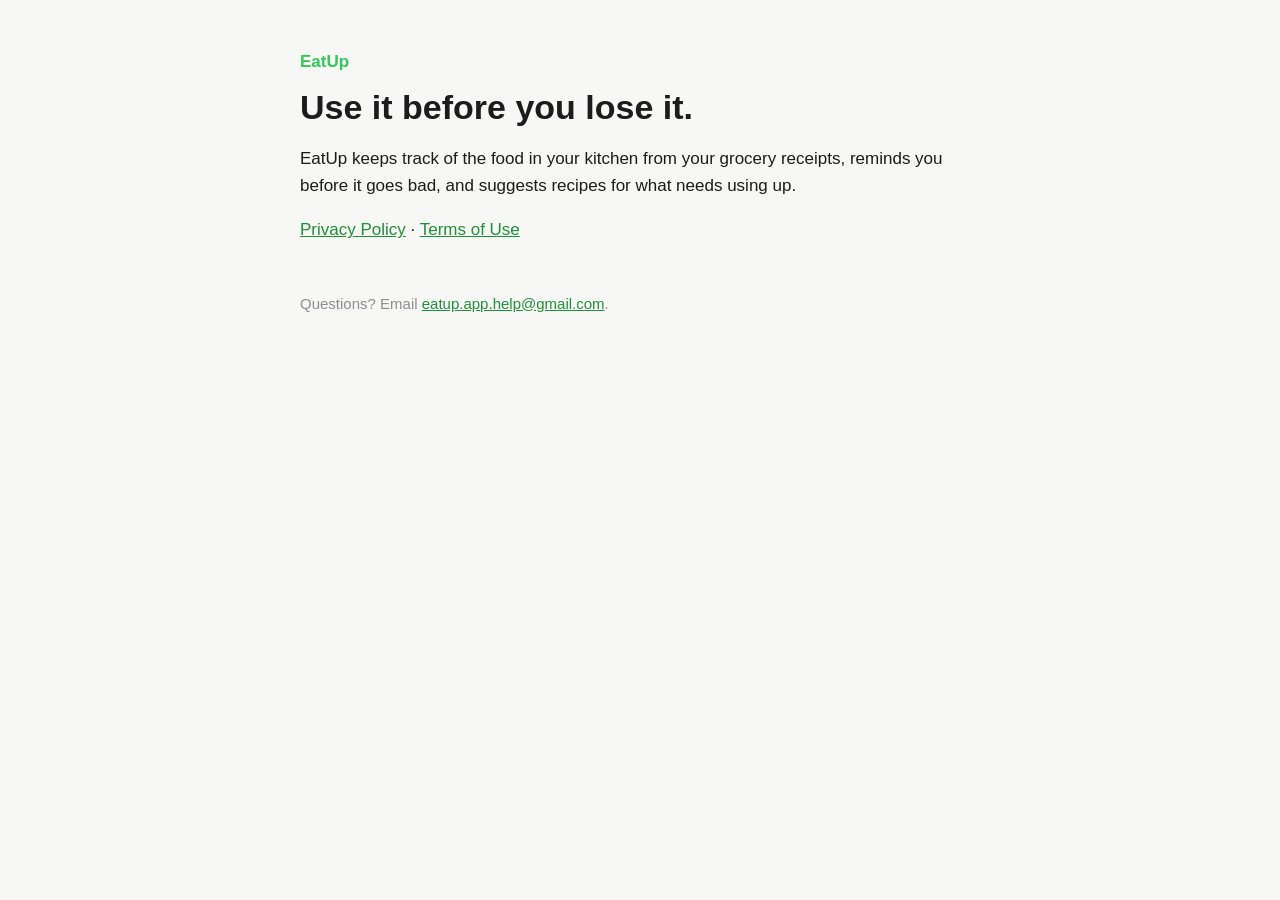
<file: index.html>
<!doctype html>
<html lang="en">
<head>
<meta charset="utf-8">
<meta name="viewport" content="width=device-width, initial-scale=1">
<title>EatUp</title>
<link rel="stylesheet" href="style.css">
</head>
<body>
<main>
  <a class="brand" href="./">EatUp</a>
  <h1>Use it before you lose it.</h1>
  <p>EatUp keeps track of the food in your kitchen from your grocery receipts, reminds you before it goes bad, and suggests recipes for what needs using up.</p>
  <p><a href="privacy.html">Privacy Policy</a> · <a href="terms.html">Terms of Use</a></p>
  <footer>Questions? Email <a href="mailto:eatup.app.help@gmail.com">eatup.app.help@gmail.com</a>.</footer>
</main>
</body>
</html>
</file>
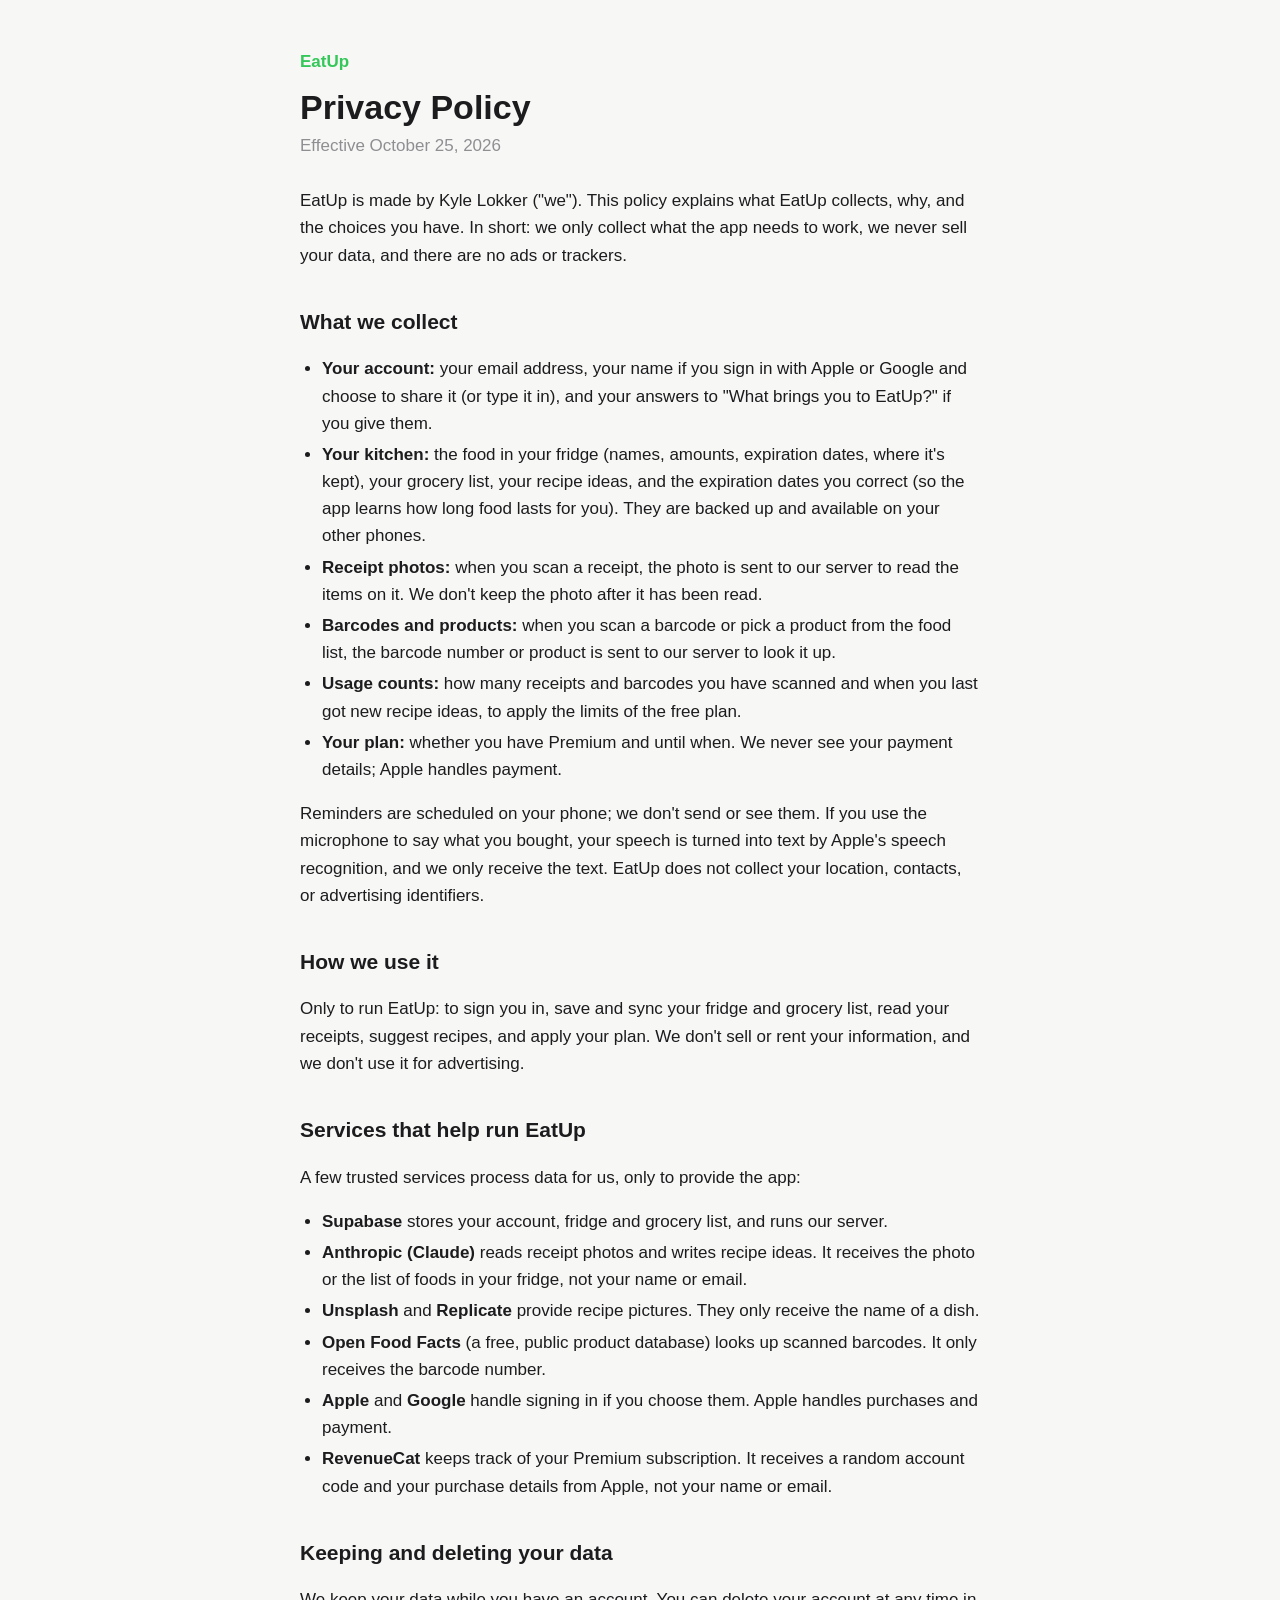
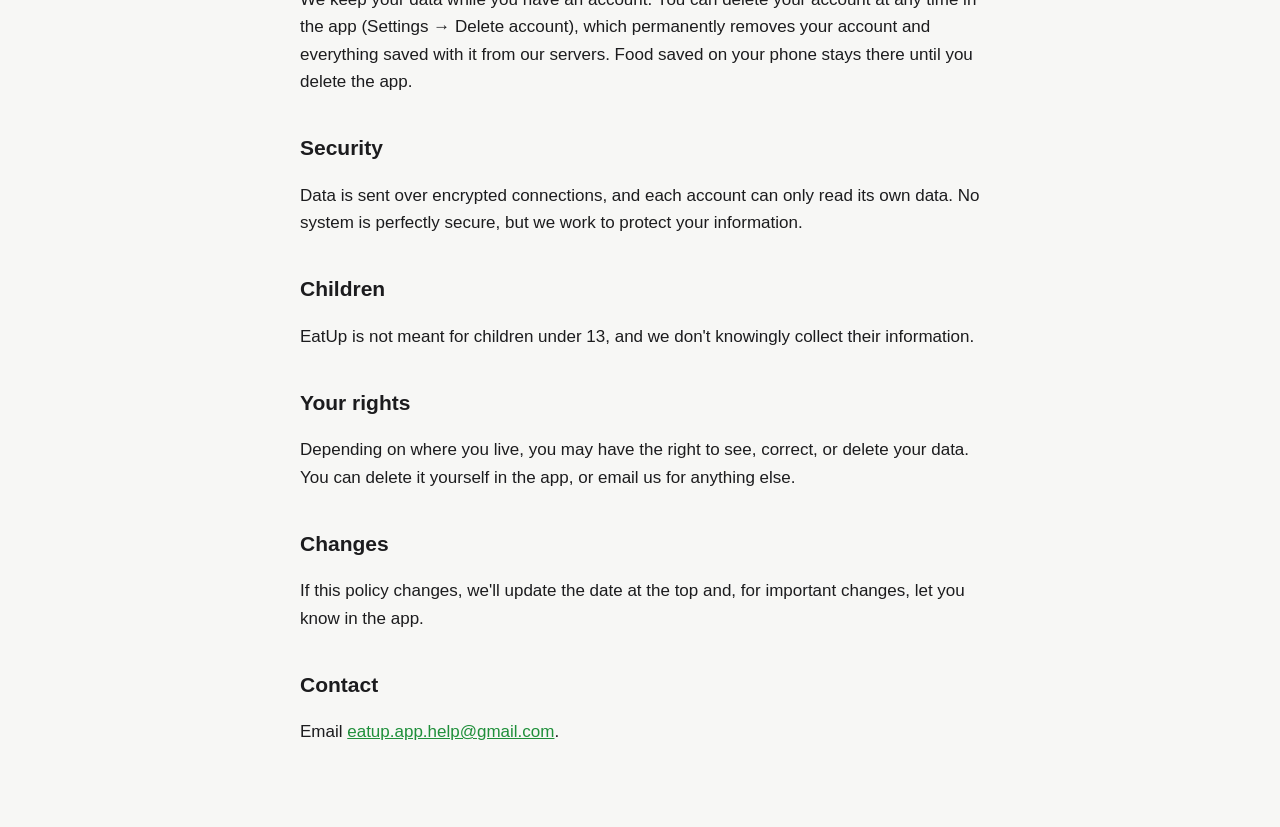
<file: privacy.html>
<!doctype html>
<html lang="en">
<head>
<meta charset="utf-8">
<meta name="viewport" content="width=device-width, initial-scale=1">
<title>Privacy Policy · EatUp</title>
<link rel="stylesheet" href="style.css">
</head>
<body>
<main>
  <a class="brand" href="./">EatUp</a>
  <h1>Privacy Policy</h1>
  <p class="date">Effective October 25, 2026</p>

  <p>EatUp is made by Kyle Lokker ("we"). This policy explains what EatUp collects, why, and the choices you have. In short: we only collect what the app needs to work, we never sell your data, and there are no ads or trackers.</p>

  <h2>What we collect</h2>
  <ul>
    <li><strong>Your account:</strong> your email address, your name if you sign in with Apple or Google and choose to share it (or type it in), and your answers to "What brings you to EatUp?" if you give them.</li>
    <li><strong>Your kitchen:</strong> the food in your fridge (names, amounts, expiration dates, where it's kept), your grocery list, your recipe ideas, and the expiration dates you correct (so the app learns how long food lasts for you). They are backed up and available on your other phones.</li>
    <li><strong>Receipt photos:</strong> when you scan a receipt, the photo is sent to our server to read the items on it. We don't keep the photo after it has been read.</li>
    <li><strong>Barcodes and products:</strong> when you scan a barcode or pick a product from the food list, the barcode number or product is sent to our server to look it up.</li>
    <li><strong>Usage counts:</strong> how many receipts and barcodes you have scanned and when you last got new recipe ideas, to apply the limits of the free plan.</li>
    <li><strong>Your plan:</strong> whether you have Premium and until when. We never see your payment details; Apple handles payment.</li>
  </ul>
  <p>Reminders are scheduled on your phone; we don't send or see them. If you use the microphone to say what you bought, your speech is turned into text by Apple's speech recognition, and we only receive the text. EatUp does not collect your location, contacts, or advertising identifiers.</p>

  <h2>How we use it</h2>
  <p>Only to run EatUp: to sign you in, save and sync your fridge and grocery list, read your receipts, suggest recipes, and apply your plan. We don't sell or rent your information, and we don't use it for advertising.</p>

  <h2>Services that help run EatUp</h2>
  <p>A few trusted services process data for us, only to provide the app:</p>
  <ul>
    <li><strong>Supabase</strong> stores your account, fridge and grocery list, and runs our server.</li>
    <li><strong>Anthropic (Claude)</strong> reads receipt photos and writes recipe ideas. It receives the photo or the list of foods in your fridge, not your name or email.</li>
    <li><strong>Unsplash</strong> and <strong>Replicate</strong> provide recipe pictures. They only receive the name of a dish.</li>
    <li><strong>Open Food Facts</strong> (a free, public product database) looks up scanned barcodes. It only receives the barcode number.</li>
    <li><strong>Apple</strong> and <strong>Google</strong> handle signing in if you choose them. Apple handles purchases and payment.</li>
    <li><strong>RevenueCat</strong> keeps track of your Premium subscription. It receives a random account code and your purchase details from Apple, not your name or email.</li>
  </ul>

  <h2>Keeping and deleting your data</h2>
  <p>We keep your data while you have an account. You can delete your account at any time in the app (Settings → Delete account), which permanently removes your account and everything saved with it from our servers. Food saved on your phone stays there until you delete the app.</p>

  <h2>Security</h2>
  <p>Data is sent over encrypted connections, and each account can only read its own data. No system is perfectly secure, but we work to protect your information.</p>

  <h2>Children</h2>
  <p>EatUp is not meant for children under 13, and we don't knowingly collect their information.</p>

  <h2>Your rights</h2>
  <p>Depending on where you live, you may have the right to see, correct, or delete your data. You can delete it yourself in the app, or email us for anything else.</p>

  <h2>Changes</h2>
  <p>If this policy changes, we'll update the date at the top and, for important changes, let you know in the app.</p>

  <h2>Contact</h2>
  <p>Email <a href="mailto:eatup.app.help@gmail.com">eatup.app.help@gmail.com</a>.</p>
</main>
</body>
</html>
</file>
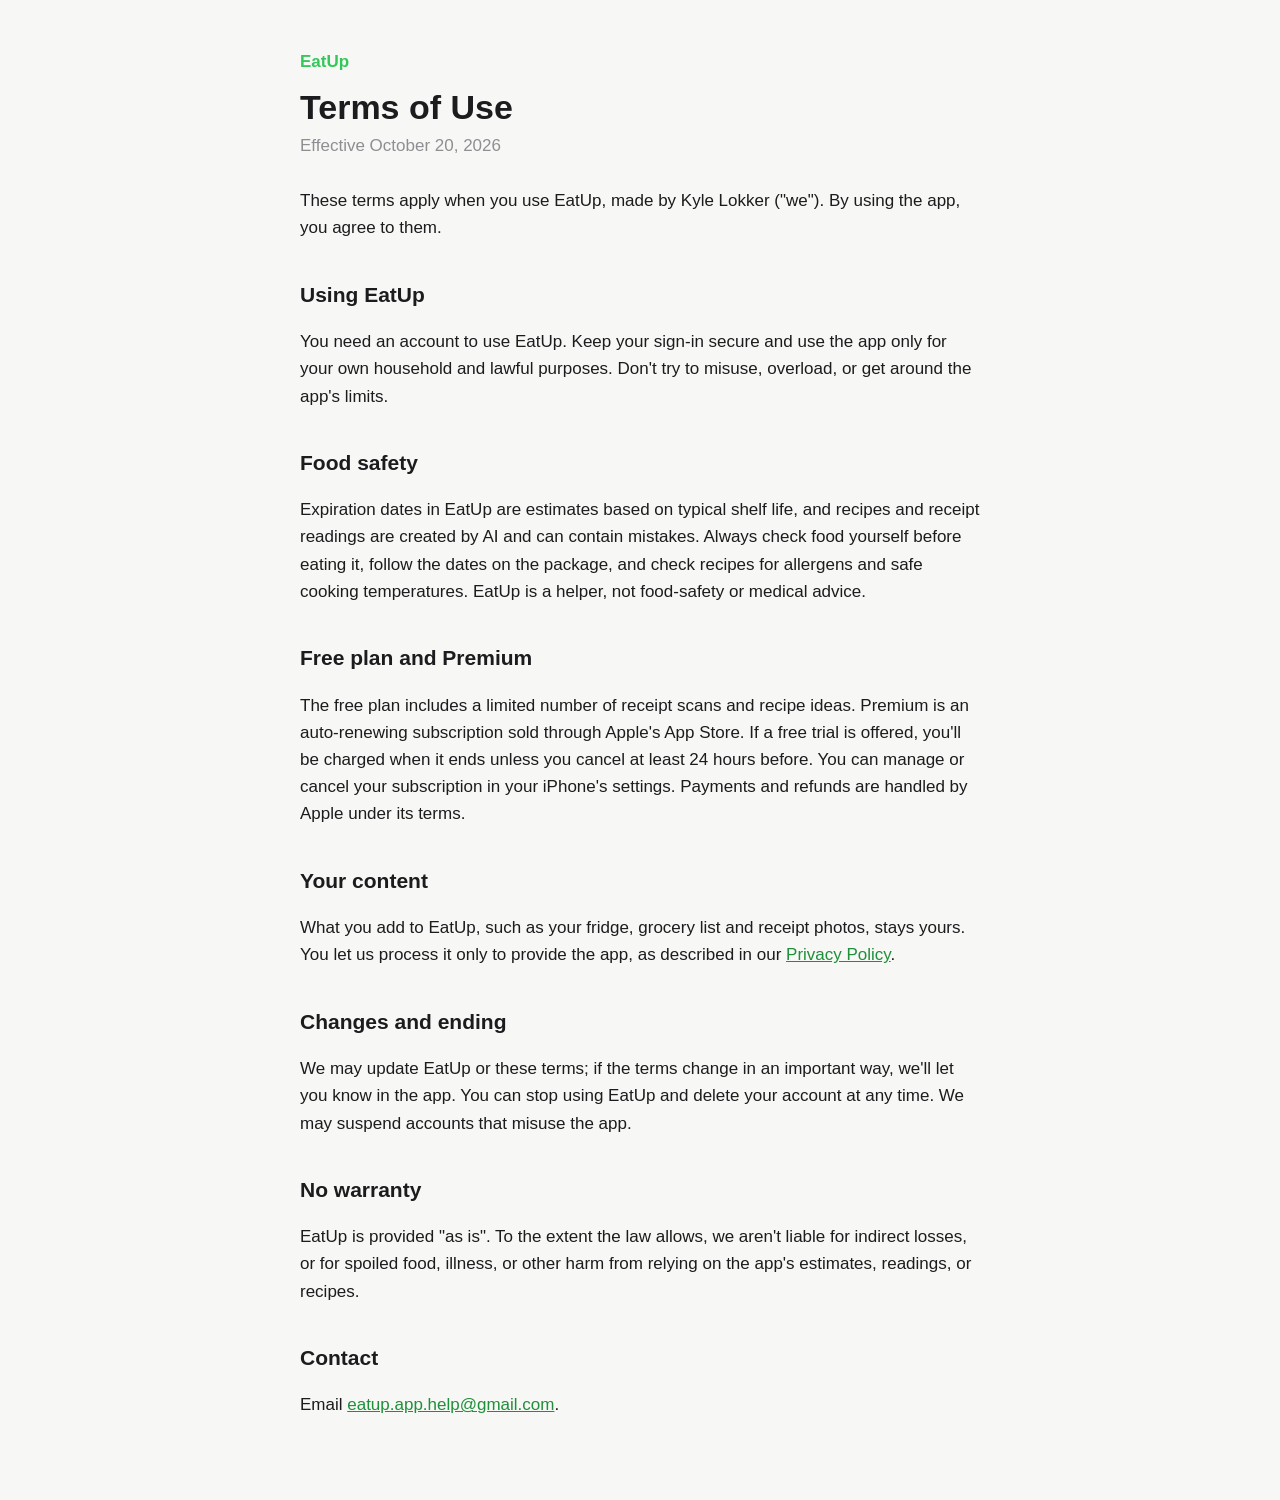
<file: terms.html>
<!doctype html>
<html lang="en">
<head>
<meta charset="utf-8">
<meta name="viewport" content="width=device-width, initial-scale=1">
<title>Terms of Use · EatUp</title>
<link rel="stylesheet" href="style.css">
</head>
<body>
<main>
  <a class="brand" href="./">EatUp</a>
  <h1>Terms of Use</h1>
  <p class="date">Effective October 20, 2026</p>

  <p>These terms apply when you use EatUp, made by Kyle Lokker ("we"). By using the app, you agree to them.</p>

  <h2>Using EatUp</h2>
  <p>You need an account to use EatUp. Keep your sign-in secure and use the app only for your own household and lawful purposes. Don't try to misuse, overload, or get around the app's limits.</p>

  <h2>Food safety</h2>
  <p>Expiration dates in EatUp are estimates based on typical shelf life, and recipes and receipt readings are created by AI and can contain mistakes. Always check food yourself before eating it, follow the dates on the package, and check recipes for allergens and safe cooking temperatures. EatUp is a helper, not food-safety or medical advice.</p>

  <h2>Free plan and Premium</h2>
  <p>The free plan includes a limited number of receipt scans and recipe ideas. Premium is an auto-renewing subscription sold through Apple's App Store. If a free trial is offered, you'll be charged when it ends unless you cancel at least 24 hours before. You can manage or cancel your subscription in your iPhone's settings. Payments and refunds are handled by Apple under its terms.</p>

  <h2>Your content</h2>
  <p>What you add to EatUp, such as your fridge, grocery list and receipt photos, stays yours. You let us process it only to provide the app, as described in our <a href="privacy.html">Privacy Policy</a>.</p>

  <h2>Changes and ending</h2>
  <p>We may update EatUp or these terms; if the terms change in an important way, we'll let you know in the app. You can stop using EatUp and delete your account at any time. We may suspend accounts that misuse the app.</p>

  <h2>No warranty</h2>
  <p>EatUp is provided "as is". To the extent the law allows, we aren't liable for indirect losses, or for spoiled food, illness, or other harm from relying on the app's estimates, readings, or recipes.</p>

  <h2>Contact</h2>
  <p>Email <a href="mailto:eatup.app.help@gmail.com">eatup.app.help@gmail.com</a>.</p>
</main>
</body>
</html>
</file>
<file: style.css>
:root { color-scheme: light; }
body {
  margin: 0;
  background: #F7F7F5;
  color: #1C1C1E;
  font: 17px/1.6 -apple-system, BlinkMacSystemFont, "Inter", "Segoe UI", sans-serif;
}
main { max-width: 680px; margin: 0 auto; padding: 48px 16px 64px; }
.brand { color: #34C759; font-weight: 700; text-decoration: none; }
h1 { font-size: 34px; line-height: 1.2; margin: 12px 0 4px; }
h2 { font-size: 21px; margin: 36px 0 8px; }
.date { color: #8E8E93; margin: 0 0 28px; }
a { color: #1f8f3a; }
ul { padding-left: 22px; }
li { margin: 4px 0; }
footer { margin-top: 48px; color: #8E8E93; font-size: 15px; }
</file>
